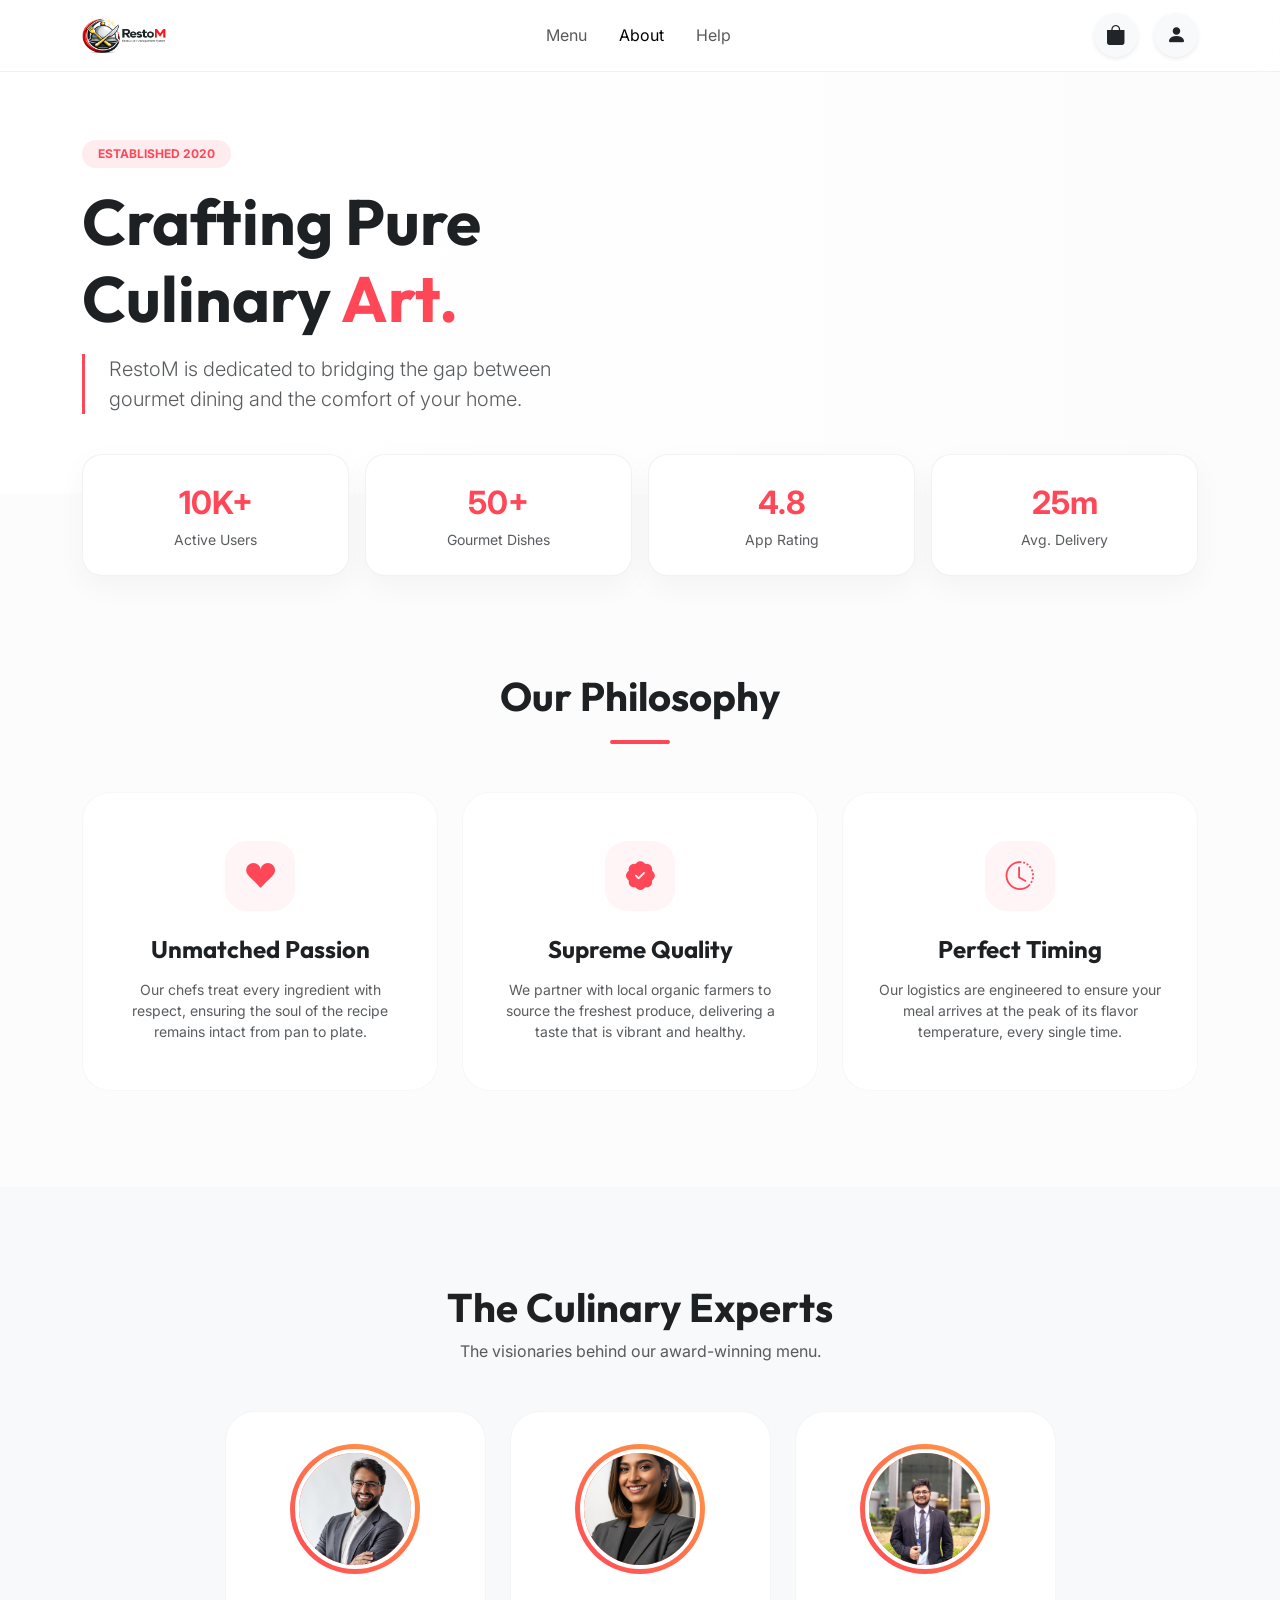
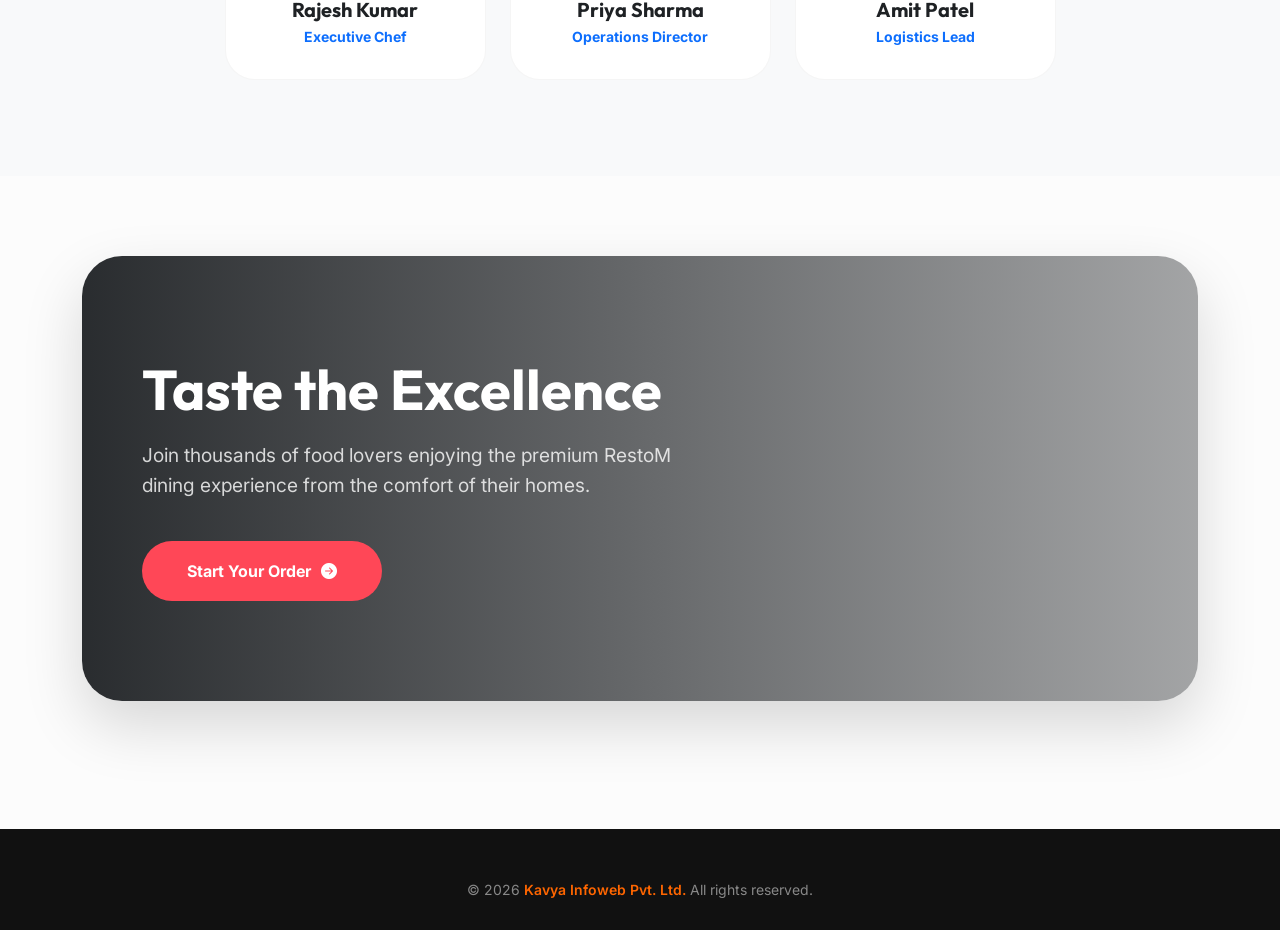
<file: frontend/about.html>
﻿<!doctype html>
<html lang="en">
  <head>
    <meta charset="UTF-8" />
    <meta name="viewport" content="width=device-width, initial-scale=1.0" />
    <title>About Us | RestoM Premium</title>

    <link rel="preconnect" href="https://fonts.googleapis.com" />
    <link
      href="https://fonts.googleapis.com/css2?family=Inter:wght@300;400;500;600;700&family=Outfit:wght@500;600;700&display=swap"
      rel="stylesheet"
    />

    <link
      href="https://cdn.jsdelivr.net/npm/bootstrap@5.3.2/dist/css/bootstrap.min.css"
      rel="stylesheet"
    />
    <link
      rel="stylesheet"
      href="https://cdn.jsdelivr.net/npm/bootstrap-icons@1.11.1/font/bootstrap-icons.css"
    />
    <link rel="stylesheet" href="css/about.css" />
  </head>
  <body>
    <nav class="navbar navbar-expand-lg fixed-top shadow-none">
      <div class="container">
        <a class="navbar-brand d-flex align-items-center" href="home.html">
          <img src="assets/logo2.png" alt="RestoM" style="height: 35px" />
        </a>
        <div class="d-flex align-items-center gap-3 order-lg-3">
          <a
            href="cart.html"
            class="btn btn-light rounded-circle p-2 text-dark shadow-sm"
            style="
              width: 44px;
              height: 44px;
              display: flex;
              align-items: center;
              justify-content: center;
            "
          >
            <i class="bi bi-bag-fill fs-5"></i>
          </a>
          <a
            href="profile.html"
            class="btn btn-light rounded-circle p-2 text-dark shadow-sm"
            style="
              width: 44px;
              height: 44px;
              display: flex;
              align-items: center;
              justify-content: center;
            "
          >
            <i class="bi bi-person-fill fs-5"></i>
          </a>
          <button
            class="navbar-toggler border-0 shadow-none"
            type="button"
            data-bs-toggle="collapse"
            data-bs-target="#navbarNav"
          >
            <span class="navbar-toggler-icon"></span>
          </button>
        </div>
        <div class="collapse navbar-collapse" id="navbarNav">
          <ul class="navbar-nav mx-auto">
            <li class="nav-item">
              <a class="nav-link px-3" href="category.html">Menu</a>
            </li>
            <li class="nav-item">
              <a class="nav-link px-3 active" href="about.html">About</a>
            </li>
            <li class="nav-item">
              <a class="nav-link px-3" href="help.html">Help</a>
            </li>
          </ul>
        </div>
      </div>
    </nav>

    <section class="about-hero">
      <div class="container">
        <div class="row">
          <div class="col-lg-7">
            <span
              class="badge rounded-pill px-3 py-2 mb-3"
              style="
                background: rgba(255, 71, 87, 0.1);
                color: #ff4757;
                font-weight: 700;
              "
              >ESTABLISHED 2020</span
            >
            <h1 class="display-3 fw-bold mb-3">
              Crafting Pure <br />Culinary
              <span style="color: var(--brand-primary)">Art.</span>
            </h1>
            <p
              class="lead text-muted mb-0"
              style="
                max-width: 500px;
                border-left: 3px solid var(--brand-primary);
                padding-left: 1.5rem;
              "
            >
              RestoM is dedicated to bridging the gap between gourmet dining and
              the comfort of your home.
            </p>
          </div>
        </div>
      </div>
    </section>

    <div class="container stat-container">
      <div class="row g-3">
        <div class="col-6 col-md-3">
          <div class="stat-card">
            <span class="stat-number">10K+</span
            ><small class="text-muted">Active Users</small>
          </div>
        </div>
        <div class="col-6 col-md-3">
          <div class="stat-card">
            <span class="stat-number">50+</span
            ><small class="text-muted">Gourmet Dishes</small>
          </div>
        </div>
        <div class="col-6 col-md-3">
          <div class="stat-card">
            <span class="stat-number">4.8</span
            ><small class="text-muted">App Rating</small>
          </div>
        </div>
        <div class="col-6 col-md-3">
          <div class="stat-card">
            <span class="stat-number">25m</span
            ><small class="text-muted">Avg. Delivery</small>
          </div>
        </div>
      </div>
    </div>

    <section class="py-5">
      <div class="container py-5">
        <div class="text-center mb-5">
          <h2 class="fw-bold display-6">Our Philosophy</h2>
          <div
            style="
              width: 60px;
              height: 4px;
              background: var(--brand-primary);
              margin: 20px auto;
              border-radius: 10px;
            "
          ></div>
        </div>
        <div class="row g-4">
          <div class="col-md-4">
            <div class="philosophy-card">
              <div class="philosophy-icon">
                <i class="bi bi-suit-heart-fill"></i>
              </div>
              <h4 class="fw-bold mb-3">Unmatched Passion</h4>
              <p class="text-muted small mb-0">
                Our chefs treat every ingredient with respect, ensuring the soul
                of the recipe remains intact from pan to plate.
              </p>
            </div>
          </div>
          <div class="col-md-4">
            <div class="philosophy-card">
              <div class="philosophy-icon">
                <i class="bi bi-patch-check-fill"></i>
              </div>
              <h4 class="fw-bold mb-3">Supreme Quality</h4>
              <p class="text-muted small mb-0">
                We partner with local organic farmers to source the freshest
                produce, delivering a taste that is vibrant and healthy.
              </p>
            </div>
          </div>
          <div class="col-md-4">
            <div class="philosophy-card">
              <div class="philosophy-icon">
                <i class="bi bi-clock-history"></i>
              </div>
              <h4 class="fw-bold mb-3">Perfect Timing</h4>
              <p class="text-muted small mb-0">
                Our logistics are engineered to ensure your meal arrives at the
                peak of its flavor temperature, every single time.
              </p>
            </div>
          </div>
        </div>
      </div>
    </section>

    <section class="py-5 bg-light">
      <div class="container py-5">
        <div class="text-center mb-5">
          <h2 class="fw-bold display-6">The Culinary Experts</h2>
          <p class="text-muted">
            The visionaries behind our award-winning menu.
          </p>
        </div>
        <div class="row g-4 justify-content-center">
          <div class="col-md-4 col-lg-3">
            <div class="expert-card">
              <div class="expert-img-container">
                <img src="assets/img2.png" alt="Chef" />
              </div>
              <h5 class="fw-bold mb-1">Rajesh Kumar</h5>
              <p class="text-primary small fw-bold mb-0">Executive Chef</p>
            </div>
          </div>
          <div class="col-md-4 col-lg-3">
            <div class="expert-card">
              <div class="expert-img-container">
                <img src="assets/img1.png" alt="Ops" />
              </div>
              <h5 class="fw-bold mb-1">Priya Sharma</h5>
              <p class="text-primary small fw-bold mb-0">Operations Director</p>
            </div>
          </div>
          <div class="col-md-4 col-lg-3">
            <div class="expert-card">
              <div class="expert-img-container">
                <img src="assets/img3.png" alt="Lead" />
              </div>
              <h5 class="fw-bold mb-1">Amit Patel</h5>
              <p class="text-primary small fw-bold mb-0">Logistics Lead</p>
            </div>
          </div>
        </div>
      </div>
    </section>

    <section class="cta-section">
      <div class="container">
        <div class="cta-banner">
          <div class="cta-overlay">
            <h2>Taste the Excellence</h2>
            <p>
              Join thousands of food lovers enjoying the premium RestoM dining
              experience from the comfort of their homes.
            </p>
            <a href="category.html" class="btn-premium-cta">
              Start Your Order <i class="bi bi-arrow-right-circle-fill"></i>
            </a>
          </div>
        </div>
      </div>
    </section>

    <footer class="footer text-center mt-5">
      <div class="container">
        <p class="small mb-0">
          &copy; 2026
          <a
            href="https://kavyainfoweb.com/"
            target="_blank"
            style="color: #ff6600; text-decoration: none; font-weight: 600"
            >Kavya Infoweb Pvt. Ltd.</a
          >
          All rights reserved.
        </p>
      </div>
    </footer>

    <script src="https://cdn.jsdelivr.net/npm/bootstrap@5.3.2/dist/js/bootstrap.bundle.min.js"></script>
    <!-- <script src="js/auth.js"></script> -->
    <script src="js/about.js"></script>
  </body>
</html>
</file>
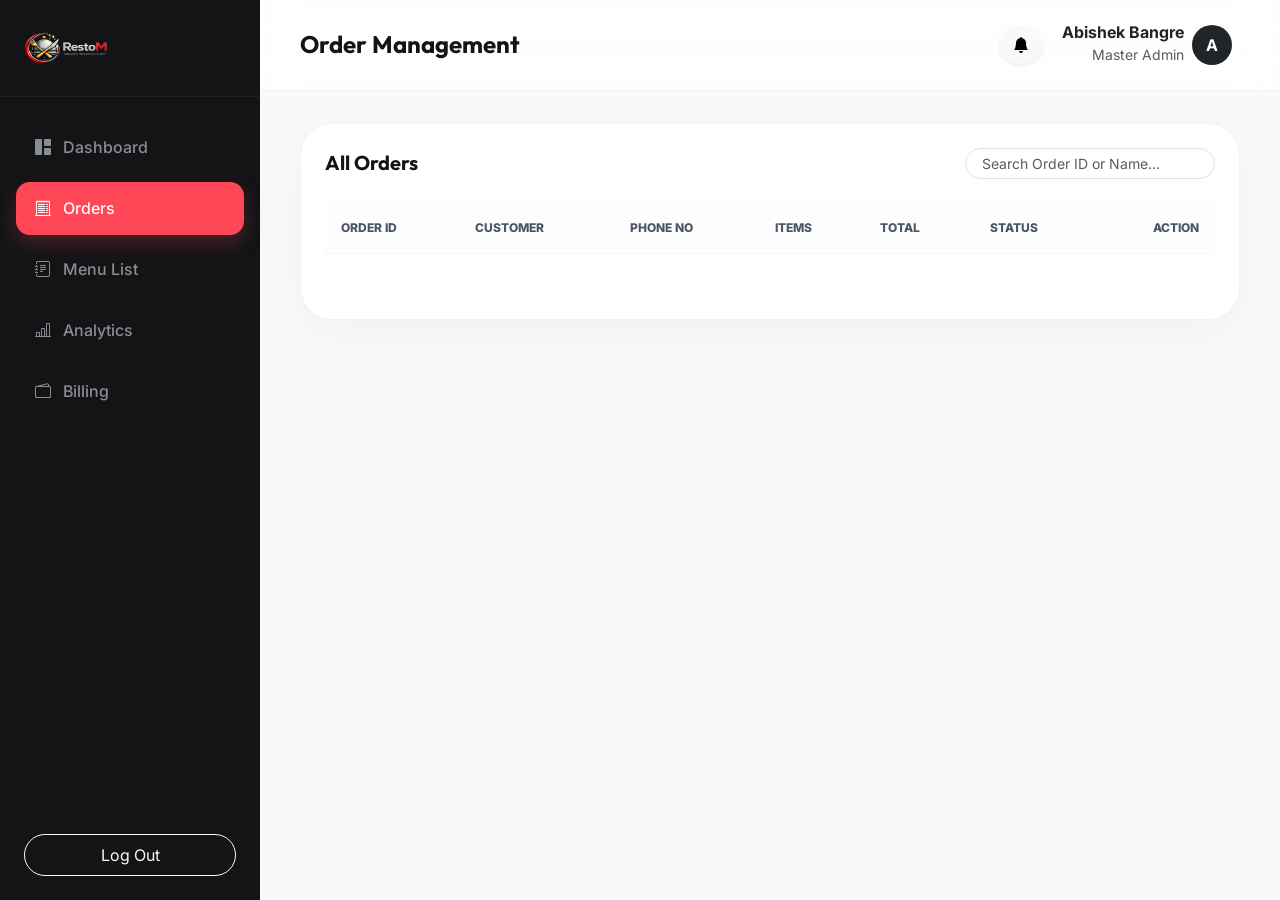
<file: frontend/admin-orders.html>
<!doctype html>
<html lang="en">
  <head>
    <meta charset="UTF-8" />
    <meta name="viewport" content="width=device-width, initial-scale=1.0" />
    <title>Order Management | RestoM Admin Elite</title>

    <link rel="preconnect" href="https://fonts.googleapis.com" />
    <link
      href="https://fonts.googleapis.com/css2?family=Inter:wght@300;400;500;600;700&family=Outfit:wght@500;600;700&display=swap"
      rel="stylesheet"
    />

    <link
      href="https://cdn.jsdelivr.net/npm/bootstrap@5.3.2/dist/css/bootstrap.min.css"
      rel="stylesheet"
    />
    <link
      rel="stylesheet"
      href="https://cdn.jsdelivr.net/npm/bootstrap-icons@1.11.1/font/bootstrap-icons.css"
    />

    <link rel="stylesheet" href="css/admin-orders.css" />
    <link rel="stylesheet" href="css/admin-dashboard.css" />
  </head>
  <body>
    <div class="admin-layout">
      <aside class="admin-sidebar" id="adminSidebar">
        <div class="sidebar-header">
          <a href="#" class="sidebar-logo"
            ><img src="assets/admin-logo.png" alt="RestoM" />
          </a>
        </div>
        <nav class="sidebar-nav">
          <a href="admin-dashboard.html" class="nav-link"
            ><i class="bi bi-grid-1x2-fill"></i><span>Dashboard</span></a
          >
          <a href="admin-orders.html" class="nav-link active"
            ><i class="bi bi-receipt-cutoff"></i><span>Orders</span></a
          >
          <a href="admin-menu.html" class="nav-link"
            ><i class="bi bi-journal-text"></i><span>Menu List</span></a
          >
          <a href="admin-analytics.html" class="nav-link"
            ><i class="bi bi-bar-chart-line"></i><span>Analytics</span></a
          >
          <a href="admin-billing.html" class="nav-link"
            ><i class="bi bi-wallet2"></i><span>Billing</span></a
          >
        </nav>
        <div class="p-4 mt-auto">
          <button
            class="btn btn-outline-light w-100 rounded-pill border-opacity-10 py-2"
            onclick="logout()"
          >
            Log Out
          </button>
        </div>
      </aside>

      <main class="admin-main">
        <header class="admin-header">
          <div class="d-flex align-items-center gap-3">
            <button
              class="btn btn-light d-lg-none rounded-circle shadow-sm"
              onclick="toggleSidebar()"
            >
              <i class="bi bi-list fs-4"></i>
            </button>
            <h4 class="mb-0">Order Management</h4>
          </div>
          <div class="d-flex align-items-center gap-3">
            <div class="notification-wrap">
              <button
                class="btn btn-light rounded-circle shadow-sm notification-btn"
                type="button"
                id="adminNotificationBtn"
              >
                <i class="bi bi-bell-fill"></i>
                <span class="notification-badge" id="adminNotificationBadge"
                  >0</span
                >
              </button>
              <div class="notification-dropdown" id="adminNotificationDropdown">
                <div class="notification-title">Support Messages</div>
                <div id="adminNotificationList" class="notification-list"></div>
              </div>
            </div>
            <!-- Profile Dropdown -->
            <div class="profile-wrap">
              <button
                class="btn profile-btn d-flex align-items-center gap-2"
                type="button"
                id="adminProfileBtn"
              >
                <div class="text-end d-none d-md-block">
                  <h6 class="mb-0 fw-bold">Abishek Bangre</h6>
                  <small class="text-muted">Master Admin</small>
                </div>
                <div
                  class="bg-dark text-white rounded-circle d-flex align-items-center justify-content-center"
                  style="width: 40px; height: 40px; font-weight: 700"
                >
                  A
                </div>
              </button>
              <div class="profile-dropdown" id="adminProfileDropdown">
                <a href="admin-profile.html" class="profile-dropdown-item">
                  <i class="bi bi-person-gear"></i>
                  <span>Profile Settings</span>
                </a>
                <div class="profile-dropdown-divider"></div>
                <button
                  class="profile-dropdown-item text-danger"
                  onclick="logout()"
                >
                  <i class="bi bi-box-arrow-right"></i>
                  <span>Log Out</span>
                </button>
              </div>
            </div>
          </div>
        </header>

        <div class="content-container">
          <div class="data-table-card">
            <div class="d-flex justify-content-between align-items-center mb-4">
              <h5 class="mb-0">All Orders</h5>
              <div class="d-flex gap-2">
                <input
                  type="text"
                  class="form-control form-control-sm rounded-pill px-3"
                  style="width: 250px"
                  placeholder="Search Order ID or Name..."
                  id="orderSearch"
                />
              </div>
            </div>

            <div class="table-responsive">
              <table class="table align-middle">
                <thead>
                  <tr>
                    <th>Order ID</th>
                    <th>Customer</th>
                    <th>Phone No</th>
                    <th>Items</th>
                    <th>Total</th>
                    <th>Status</th>
                    <th class="text-end">Action</th>
                  </tr>
                </thead>
                <tbody id="ordersTableBody"></tbody>
              </table>
            </div>
            <div id="paginationContainer" class="mt-4"></div>
          </div>
        </div>
      </main>
    </div>

    <div class="modal fade" id="orderDetailModal" tabindex="-1">
      <div class="modal-dialog modal-dialog-centered modal-lg">
        <div
          class="modal-content shadow-lg border-0"
          style="border-radius: 20px"
        >
          <div class="modal-header border-0 pb-0 px-4 pt-4">
            <div>
              <h5 class="modal-title fw-bold">Order Logistics</h5>
              <p class="text-muted small mb-0" id="orderRef"></p>
            </div>
            <button
              type="button"
              class="btn-close"
              data-bs-dismiss="modal"
            ></button>
          </div>
          <div class="modal-body p-4" id="orderDetailBody"></div>
          <div class="modal-footer border-0 px-4 pb-4">
            <button
              class="btn btn-light rounded-pill px-4"
              data-bs-dismiss="modal"
            >
              Close
            </button>
          </div>
        </div>
      </div>
    </div>

    <script src="https://cdn.jsdelivr.net/npm/bootstrap@5.3.2/dist/js/bootstrap.bundle.min.js"></script>
    <script src="js/api.js"></script>
    <script src="js/admin-orders.js"></script>
  </body>
</html>
</file>
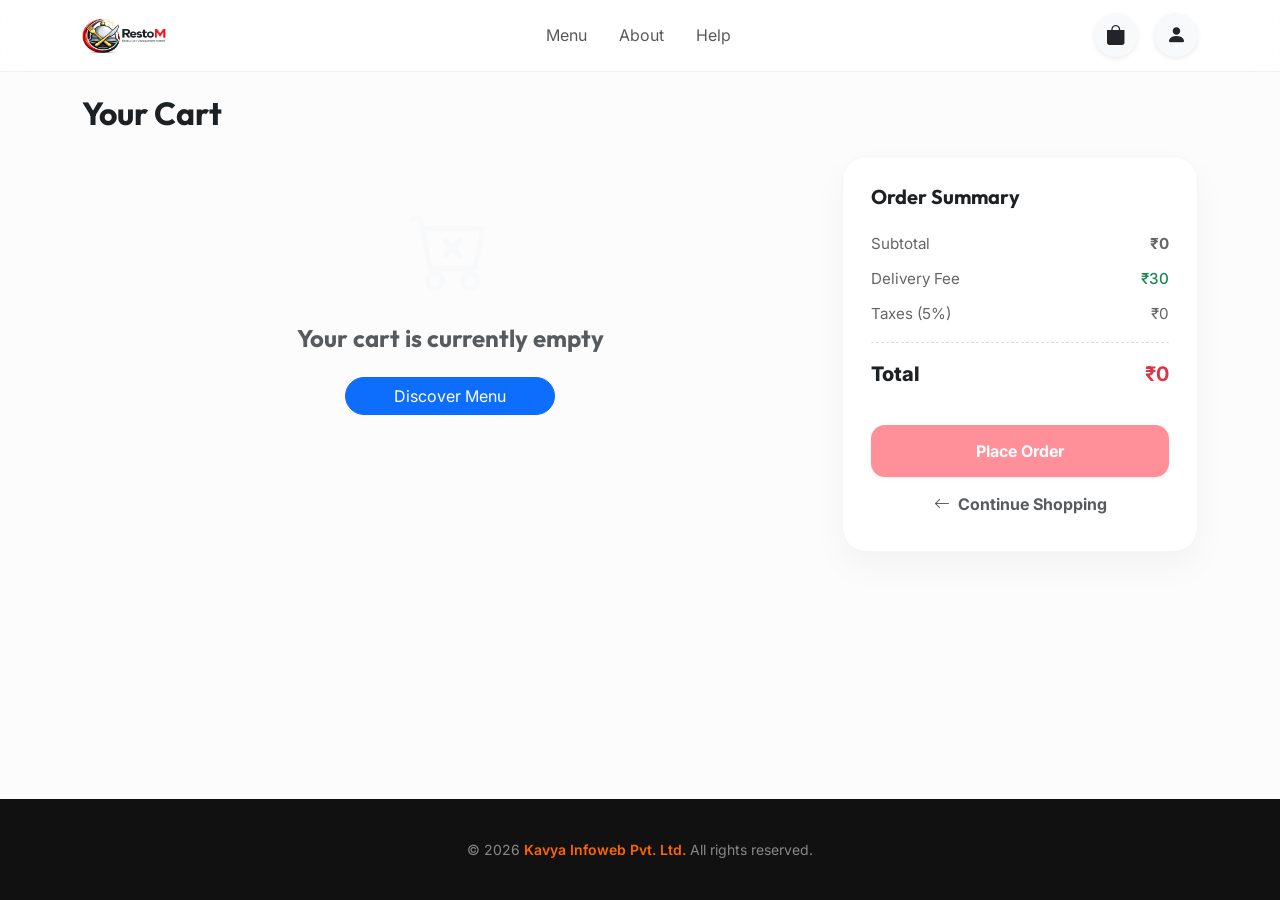
<file: frontend/cart.html>
﻿<!doctype html>
<html lang="en">
  <head>
    <meta charset="UTF-8" />
    <meta name="viewport" content="width=device-width, initial-scale=1.0" />
    <title>My Cart | RestoM Premium</title>

    <link rel="preconnect" href="https://fonts.googleapis.com" />
    <link
      href="https://fonts.googleapis.com/css2?family=Inter:wght@300;400;500;600;700&family=Outfit:wght@500;600;700&display=swap"
      rel="stylesheet"
    />

    <link
      href="https://cdn.jsdelivr.net/npm/bootstrap@5.3.2/dist/css/bootstrap.min.css"
      rel="stylesheet"
    />
    <link
      rel="stylesheet"
      href="https://cdn.jsdelivr.net/npm/bootstrap-icons@1.11.1/font/bootstrap-icons.css"
    />

    <link rel="stylesheet" href="css/cart.css" />
    <link rel="stylesheet" href="css/menu.css" />
  </head>
  <body>
    <!-- Navigation -->
    <nav class="navbar navbar-expand-lg fixed-top shadow-none">
      <div class="container">
        <a class="navbar-brand d-flex align-items-center" href="home.html">
          <img src="assets/logo2.png" alt="RestoM" />
        </a>
        <div class="d-flex align-items-center gap-3 order-lg-3">
          <a
            href="cart.html"
            class="btn btn-light rounded-circle position-relative p-2 text-dark shadow-sm"
            style="
              width: 44px;
              height: 44px;
              display: flex;
              align-items: center;
              justify-content: center;
            "
          >
            <i class="bi bi-bag-fill fs-5"></i>
          </a>
          <a
            href="profile.html"
            class="btn btn-light rounded-circle p-2 text-dark shadow-sm"
            style="
              width: 44px;
              height: 44px;
              display: flex;
              align-items: center;
              justify-content: center;
            "
          >
            <i class="bi bi-person-fill fs-5"></i>
          </a>
          <button
            class="navbar-toggler border-0 shadow-none"
            type="button"
            data-bs-toggle="collapse"
            data-bs-target="#navbarNav"
          >
            <span class="navbar-toggler-icon"></span>
          </button>
        </div>
        <div class="collapse navbar-collapse" id="navbarNav">
          <ul class="navbar-nav mx-auto">
            <li class="nav-item">
              <a class="nav-link px-3" href="category.html">Menu</a>
            </li>
            <li class="nav-item">
              <a class="nav-link px-3" href="about.html">About</a>
            </li>
            <li class="nav-item">
              <a class="nav-link px-3" href="help.html">Help</a>
            </li>
          </ul>
        </div>
      </div>
    </nav>

    <!-- Main Content -->
    <main class="py-4" style="margin-top: 70px">
      <div class="container">
        <h2 class="fw-bold mb-4">Your Cart</h2>

        <div class="row g-4">
          <!-- Cart Items -->
          <div class="col-lg-8">
            <div id="cartItems"></div>
          </div>

          <!-- Order Summary -->
          <div class="col-lg-4">
            <div class="summary-card">
              <h5 class="fw-bold mb-4">Order Summary</h5>

              <div class="summary-row">
                <span>Subtotal</span>
                <span id="subtotal" class="fw-bold">₹0</span>
              </div>

              <div class="summary-row">
                <span>Delivery Fee</span>
                <span class="text-success fw-medium">₹30</span>
              </div>

              <div class="summary-row">
                <span>Taxes (5%)</span>
                <span id="tax">₹0</span>
              </div>

              <div class="summary-row total">
                <span>Total</span>
                <span id="total" class="text-danger fw-bold">₹0</span>
              </div>

              <button
                class="btn-checkout w-100 mt-4 shadow-sm"
                id="checkoutBtn"
                onclick="handlePlaceOrder()"
              >
                Place Order
              </button>

              <a
                href="menu.html"
                class="btn btn-link w-100 mt-2 text-decoration-none text-muted small fw-bold"
              >
                <i class="bi bi-arrow-left me-1"></i> Continue Shopping
              </a>
            </div>
          </div>
        </div>
      </div>
    </main>

    <!-- Order Success Modal -->
    <div
      class="modal fade"
      id="orderSuccessModal"
      tabindex="-1"
      aria-hidden="true"
      data-bs-backdrop="static"
    >
      <div class="modal-dialog modal-dialog-centered">
        <div
          class="modal-content border-0 shadow-lg"
          style="border-radius: 20px"
        >
          <div class="modal-body text-center p-5">
            <div class="mb-4">
              <div class="success-icon-container">
                <i class="bi bi-check-circle-fill display-1"></i>
              </div>
            </div>
            <h3 class="fw-bold mb-2">Order Placed Successfully!</h3>
            <p class="text-muted mb-4">
              Your order has been booked and is being prepared.
            </p>
            <div class="order-details-box bg-light rounded-3 p-3 mb-4">
              <div class="d-flex justify-content-between align-items-center">
                <span class="text-muted">Order ID</span>
                <span class="fw-bold" id="orderId">#RM2026</span>
              </div>
              <div
                class="d-flex justify-content-between align-items-center mt-2"
              >
                <span class="text-muted">Estimated Time</span>
                <span class="fw-bold text-success">25-30 mins</span>
              </div>
            </div>
            <p class="small text-muted mb-0">
              <i class="bi bi-bell me-1"></i> You'll receive notifications about
              your order status
            </p>
          </div>
        </div>
      </div>
    </div>

    <!-- Footer -->
    <footer class="footer text-center mt-5">
      <div class="container">
        <p class="small mb-0">
          &copy; 2026
          <a
            href="https://kavyainfoweb.com/"
            target="_blank"
            style="color: #ff6600; text-decoration: none; font-weight: 600"
            >Kavya Infoweb Pvt. Ltd.</a
          >
          All rights reserved.
        </p>
      </div>
    </footer>

    <script src="js/api.js"></script>
    <script src="js/cart.js"></script>
    <script src="https://cdn.jsdelivr.net/npm/bootstrap@5.3.2/dist/js/bootstrap.bundle.min.js"></script>
  </body>
</html>
</file>
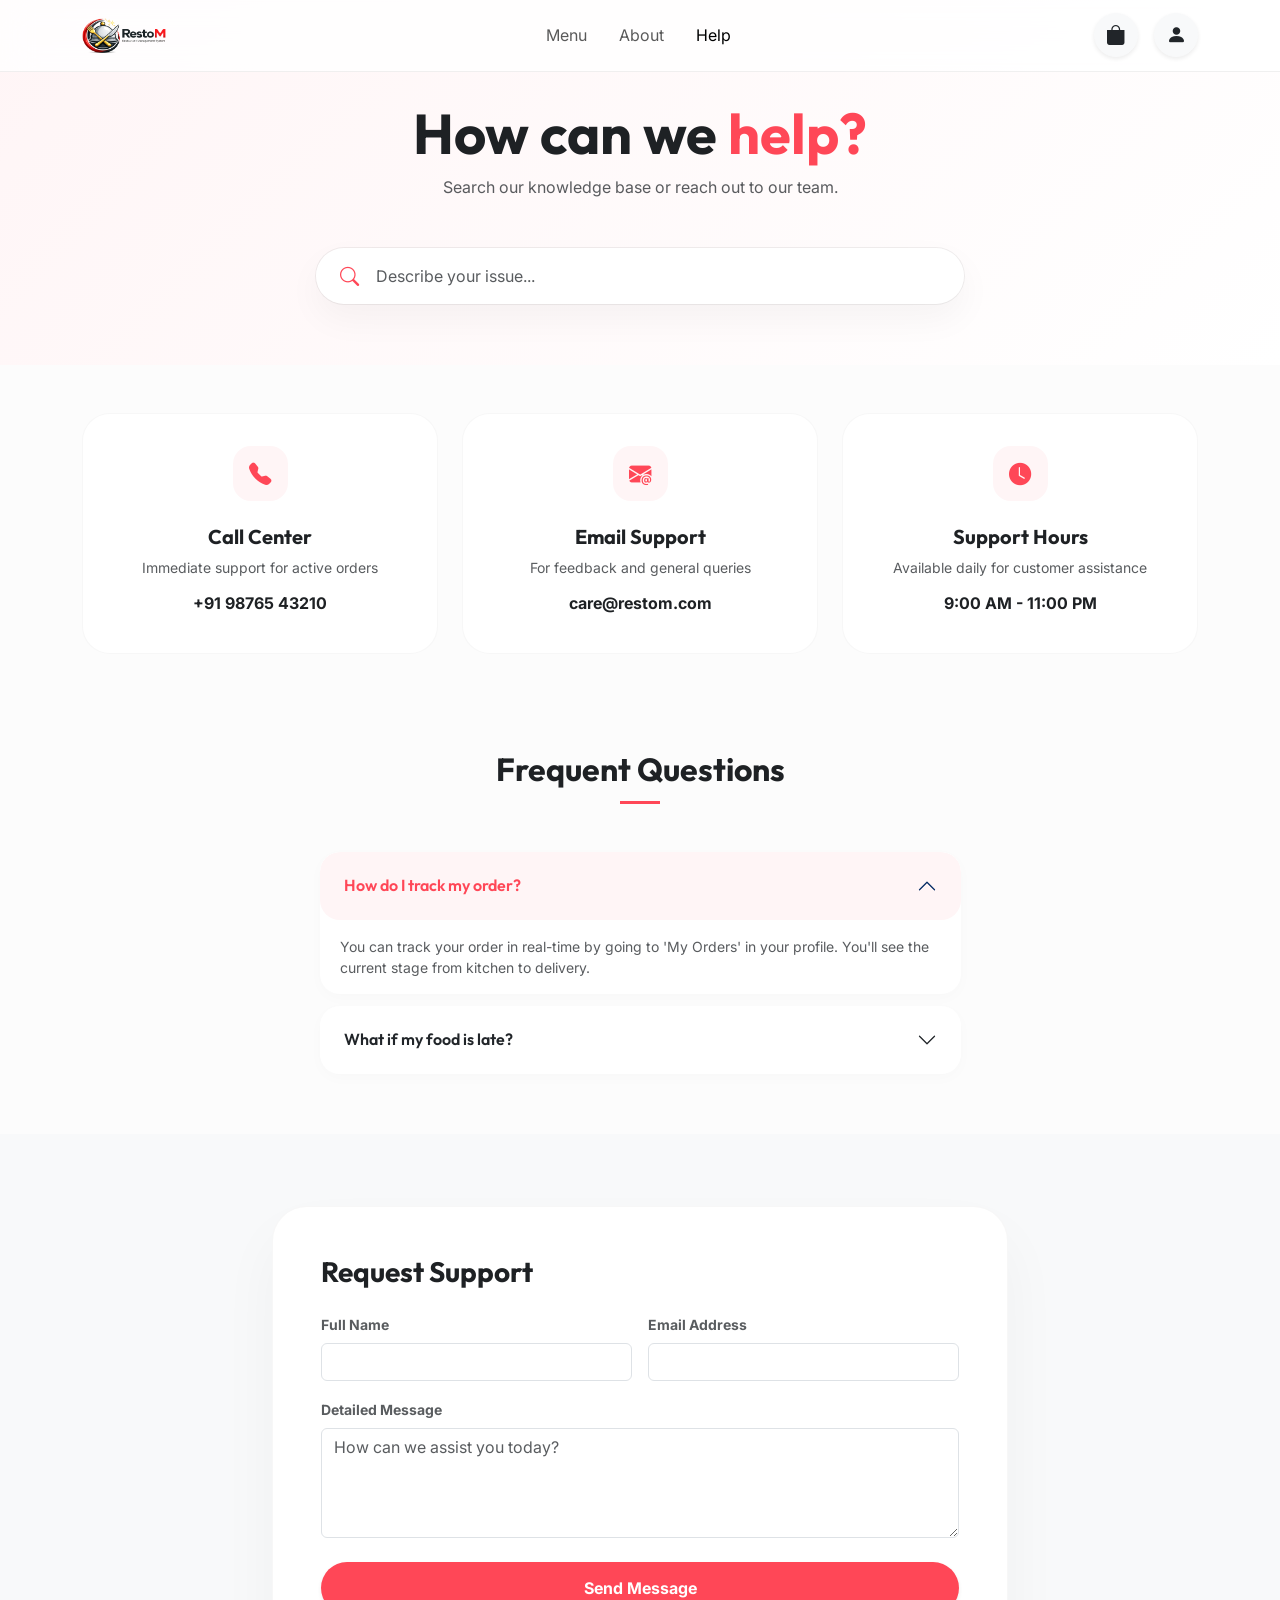
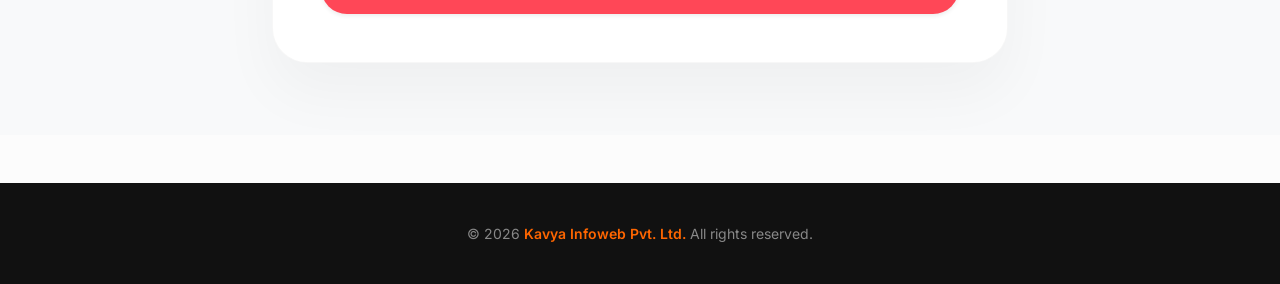
<file: frontend/help.html>
﻿<!doctype html>
<html lang="en">
  <head>
    <meta charset="UTF-8" />
    <meta name="viewport" content="width=device-width, initial-scale=1.0" />
    <title>Help & Support | RestoM Premium</title>
    <link rel="preconnect" href="https://fonts.googleapis.com" />
    <link
      href="https://fonts.googleapis.com/css2?family=Inter:wght@300;400;500;600;700&family=Outfit:wght@500;600;700&display=swap"
      rel="stylesheet"
    />
    <link
      href="https://cdn.jsdelivr.net/npm/bootstrap@5.3.2/dist/css/bootstrap.min.css"
      rel="stylesheet"
    />
    <link
      rel="stylesheet"
      href="https://cdn.jsdelivr.net/npm/bootstrap-icons@1.11.1/font/bootstrap-icons.css"
    />

    <link rel="stylesheet" href="css/help.css" />
  </head>
  <body>
    <nav class="navbar navbar-expand-lg fixed-top shadow-none">
      <div class="container">
        <a class="navbar-brand d-flex align-items-center" href="home.html">
          <img src="assets/logo2.png" alt="RestoM" style="height: 35px" />
        </a>
        <div class="d-flex align-items-center gap-3 order-lg-3">
          <a
            href="cart.html"
            class="btn btn-light rounded-circle p-2 text-dark shadow-sm"
            style="
              width: 44px;
              height: 44px;
              display: flex;
              align-items: center;
              justify-content: center;
            "
          >
            <i class="bi bi-bag-fill fs-5"></i>
          </a>
          <a
            href="profile.html"
            class="btn btn-light rounded-circle p-2 text-dark shadow-sm"
            style="
              width: 44px;
              height: 44px;
              display: flex;
              align-items: center;
              justify-content: center;
              border-radius: 50%;
              background: #f8f9fa;
              box-shadow: 0 0.125rem 0.25rem rgba(0, 0, 0, 0.075);
            "
          >
            <i class="bi bi-person-fill fs-5"></i>
          </a>
          <button
            class="navbar-toggler border-0 shadow-none"
            type="button"
            data-bs-toggle="collapse"
            data-bs-target="#navbarNav"
          >
            <span class="navbar-toggler-icon"></span>
          </button>
        </div>
        <div class="collapse navbar-collapse" id="navbarNav">
          <ul class="navbar-nav mx-auto">
            <li class="nav-item">
              <a class="nav-link px-3" href="category.html">Menu</a>
            </li>
            <li class="nav-item">
              <a class="nav-link px-3" href="about.html">About</a>
            </li>
            <li class="nav-item">
              <a class="nav-link px-3 active" href="help.html">Help</a>
            </li>
          </ul>
        </div>
      </div>
    </nav>

    <section class="help-hero">
      <div class="container">
        <h1 class="display-4 fw-bold mb-2">
          How can we <span style="color: var(--brand-primary)">help?</span>
        </h1>
        <p class="text-muted mb-5">
          Search our knowledge base or reach out to our team.
        </p>
        <div class="search-wrapper">
          <i class="bi bi-search search-icon"></i>
          <input
            type="text"
            class="form-control premium-search"
            id="faqSearchInput"
            placeholder="Describe your issue..."
            onkeyup="searchFAQ()"
          />
        </div>
      </div>
    </section>

    <section class="py-5">
      <div class="container">
        <div class="row g-4">
          <div class="col-md-4">
            <div class="support-card">
              <div class="icon-box"><i class="bi bi-telephone-fill"></i></div>
              <h5 class="fw-bold">Call Center</h5>
              <p class="text-muted small">
                Immediate support for active orders
              </p>
              <h6 class="fw-bold">+91 98765 43210</h6>
            </div>
          </div>
          <div class="col-md-4">
            <div class="support-card">
              <div class="icon-box"><i class="bi bi-envelope-at-fill"></i></div>
              <h5 class="fw-bold">Email Support</h5>
              <p class="text-muted small">For feedback and general queries</p>
              <h6 class="fw-bold">care@restom.com</h6>
            </div>
          </div>
          <div class="col-md-4">
            <div class="support-card">
              <div class="icon-box">
                <i class="bi bi-clock-fill"></i>
              </div>
              <h5 class="fw-bold">Support Hours</h5>
              <p class="text-muted small">Available daily for customer assistance</p>
              <h6 class="fw-bold">9:00 AM - 11:00 PM</h6>
            </div>
          </div>
        </div>
      </div>
    </section>

    <section class="py-5">
      <div class="container">
        <div class="text-center mb-5">
          <h2 class="fw-bold">Frequent Questions</h2>
          <div
            style="
              width: 40px;
              height: 3px;
              background: var(--brand-primary);
              margin: 12px auto;
            "
          ></div>
        </div>
        <div class="row justify-content-center">
          <div class="col-lg-7">
            <div class="accordion" id="faqAccordion">
              <div class="accordion-item faq-item">
                <h2 class="accordion-header">
                  <button
                    class="accordion-button"
                    type="button"
                    data-bs-toggle="collapse"
                    data-bs-target="#q1"
                  >
                    How do I track my order?
                  </button>
                </h2>
                <div
                  id="q1"
                  class="accordion-collapse collapse show"
                  data-bs-parent="#faqAccordion"
                >
                  <div class="accordion-body text-muted small">
                    You can track your order in real-time by going to 'My
                    Orders' in your profile. You'll see the current stage from
                    kitchen to delivery.
                  </div>
                </div>
              </div>
              <div class="accordion-item faq-item">
                <h2 class="accordion-header">
                  <button
                    class="accordion-button collapsed"
                    type="button"
                    data-bs-toggle="collapse"
                    data-bs-target="#q2"
                  >
                    What if my food is late?
                  </button>
                </h2>
                <div
                  id="q2"
                  class="accordion-collapse collapse"
                  data-bs-parent="#faqAccordion"
                >
                  <div class="accordion-body text-muted small">
                    While we strive for punctuality, traffic or weather may
                    cause delays. If your order is 15+ mins late, please use the
                    live chat for a quick update.
                  </div>
                </div>
              </div>
            </div>
            <div
              id="noResults"
              class="text-center mt-3 text-muted"
              style="display: none"
            >
              No matching questions found.
            </div>
          </div>
        </div>
      </div>
    </section>

    <section class="py-5 bg-light">
      <div class="container py-4">
        <div class="row justify-content-center">
          <div class="col-lg-8">
            <div class="form-card">
              <h3 class="fw-bold mb-4">Request Support</h3>
              <form id="helpContactForm">
                <div class="row g-3">
                  <div class="col-md-6">
                    <label class="form-label small fw-bold text-muted"
                      >Full Name</label
                    >
                    <input type="text" class="form-control" required />
                  </div>
                  <div class="col-md-6">
                    <label class="form-label small fw-bold text-muted"
                      >Email Address</label
                    >
                    <input type="email" class="form-control" required />
                  </div>
                  <div class="col-12">
                    <label class="form-label small fw-bold text-muted"
                      >Detailed Message</label
                    >
                    <textarea
                      class="form-control"
                      rows="4"
                      placeholder="How can we assist you today?"
                      required
                    ></textarea>
                  </div>
                  <div class="col-12 mt-4">
                    <button type="submit" class="btn-submit w-100 shadow-sm">
                      Send Message
                    </button>
                  </div>
                </div>
              </form>
            </div>
          </div>
        </div>
      </div>
    </section>

    <footer class="footer text-center mt-5">
      <div class="container">
        <p class="small mb-0">
          &copy; 2026
          <a
            href="https://kavyainfoweb.com/"
            target="_blank"
            style="color: #ff6600; text-decoration: none; font-weight: 600"
            >Kavya Infoweb Pvt. Ltd.</a
          >
          All rights reserved.
        </p>
      </div>
    </footer>

    <script src="https://cdn.jsdelivr.net/npm/bootstrap@5.3.2/dist/js/bootstrap.bundle.min.js"></script>
    <script src="js/api.js"></script>
    <script src="js/help.js"></script>
  </body>
</html>
</file>
<file: frontend/css/about.css>
:root {
  --brand-primary: #ff4757;
  --brand-dark: #1e2124;
  --transition: all 0.4s cubic-bezier(0.165, 0.84, 0.44, 1);
}

body {
  font-family: "Inter", sans-serif;
  background-color: #fcfcfc;
  color: var(--brand-dark);
  -webkit-font-smoothing: antialiased;
  min-height: 100vh;
  display: flex;
  flex-direction: column;
}

body > * {
  flex-shrink: 0;
}

main {
  flex: 1;
}

h1,
h2,
h3,
h4,
h5,
.navbar-brand {
  font-family: "Outfit", sans-serif;
}

/* --- Navbar --- */
.navbar {
  background: rgba(255, 255, 255, 0.8) !important;
  backdrop-filter: blur(15px);
  border-bottom: 1px solid rgba(0, 0, 0, 0.06);
  padding: 0.8rem 0;
  z-index: 1030;
}

/* --- Hero Section --- */
.about-hero {
  position: relative;
  padding: 140px 0 80px;
  background:
    linear-gradient(
      90deg,
      #fff 20%,
      rgba(255, 255, 255, 0.7) 50%,
      rgba(255, 255, 255, 0) 100%
    ),
    url("https://images.unsplash.com/photo-1514362545857-3bc16c4c7d1b?q=80&w=2070");
  background-size: cover;
  background-position: center;
}

/* --- Stats --- */
.stat-container {
  margin-top: -40px;
  position: relative;
  z-index: 10;
}
.stat-card {
  background: white;
  border-radius: 20px;
  padding: 1.5rem;
  text-align: center;
  border: 1px solid rgba(0, 0, 0, 0.05);
  box-shadow: 0 10px 30px rgba(0, 0, 0, 0.04);
}
.stat-number {
  font-size: 2rem;
  font-weight: 700;
  color: var(--brand-primary);
  display: block;
}

/* --- Philosophy Section --- */
.philosophy-card {
  background: white;
  border-radius: 28px;
  padding: 3rem 2rem;
  height: 100%;
  border: 1px solid rgba(0, 0, 0, 0.03);
  transition: var(--transition);
  text-align: center;
}
.philosophy-card:hover {
  transform: translateY(-10px);
  box-shadow: 0 20px 40px rgba(0, 0, 0, 0.06);
  border-color: var(--brand-primary);
}
.philosophy-icon {
  width: 70px;
  height: 70px;
  background: #fff5f6;
  color: var(--brand-primary);
  border-radius: 22px;
  display: flex;
  align-items: center;
  justify-content: center;
  font-size: 1.8rem;
  margin: 0 auto 1.5rem;
}

/* --- Experts Section --- */
.expert-card {
  background: white;
  border-radius: 30px;
  padding: 2rem;
  text-align: center;
  border: 1px solid rgba(0, 0, 0, 0.04);
  transition: var(--transition);
}
.expert-img-container {
  width: 130px;
  height: 130px;
  margin: 0 auto 1.5rem;
  border-radius: 50%;
  padding: 5px;
  background: linear-gradient(45deg, var(--brand-primary), #ff9f43);
}
.expert-img-container img {
  width: 100%;
  height: 100%;
  object-fit: cover;
  border-radius: 50%;
  border: 4px solid white;
}

/* --- PROFESSIONAL CTA SECTION --- */
.cta-section {
  padding: 80px 0;
}
.cta-banner {
  position: relative;
  background: url("https://images.unsplash.com/photo-1559339352-11d035aa65de?q=80&w=2074")
    center/cover no-repeat;
  border-radius: 40px;
  overflow: hidden;
  box-shadow: 0 25px 60px rgba(0, 0, 0, 0.15);
}
.cta-overlay {
  background: linear-gradient(
    to right,
    rgba(30, 33, 36, 0.95),
    rgba(30, 33, 36, 0.4)
  );
  padding: 100px 60px;
  width: 100%;
  height: 100%;
  display: flex;
  flex-direction: column;
  align-items: flex-start;
  text-align: left;
}
.cta-banner h2 {
  font-size: 3.5rem;
  font-weight: 700;
  color: #fff;
  margin-bottom: 1rem;
}
.cta-banner p {
  font-size: 1.2rem;
  color: rgba(255, 255, 255, 0.8);
  max-width: 550px;
  margin-bottom: 2.5rem;
  line-height: 1.6;
}
.btn-premium-cta {
  background: var(--brand-primary);
  color: white;
  padding: 18px 45px;
  border-radius: 100px;
  font-weight: 700;
  text-decoration: none;
  transition: var(--transition);
  border: none;
  display: inline-flex;
  align-items: center;
  gap: 10px;
}
.btn-premium-cta:hover {
  background: #fff;
  color: var(--brand-dark);
  transform: translateY(-5px);
}

.footer {
  background: #111;
  color: #888;
  padding: 50px 0 30px;
}

@media (max-width: 768px) {
  .cta-overlay {
    padding: 60px 30px;
    align-items: center;
    text-align: center;
  }
  .cta-banner h2 {
    font-size: 2.5rem;
  }
  /* Center navbar items in mobile view */
  .navbar-collapse {
    text-align: center;
  }
  .navbar-nav {
    margin: 0 auto;
  }
  .navbar-nav .nav-item {
    display: inline-block;
  }
}
</file>
<file: frontend/css/admin-orders.css>
:root {
  --brand-primary: #ff4757;
  --brand-dark: #121416;
  --sidebar-bg: #121416;
  --bg-body: #f8f9fa;
  --border-soft: rgba(0, 0, 0, 0.05);
  --transition: all 0.4s cubic-bezier(0.165, 0.84, 0.44, 1);
}

body {
  font-family: "Inter", sans-serif;
  background-color: var(--bg-body);
  color: var(--brand-dark);
  -webkit-font-smoothing: antialiased;
}
h4,
h5,
.modal-title {
  font-family: "Outfit", sans-serif;
  font-weight: 700;
}

/* --- Sidebar --- */
.admin-sidebar {
  width: 260px;
  background: var(--sidebar-bg);
  color: #fff;
  position: fixed;
  height: 100vh;
  transition: var(--transition);
  z-index: 1050;
  display: flex;
  flex-direction: column;
}
.sidebar-header {
  padding: 2rem 1.5rem;
  border-bottom: 1px solid rgba(255, 255, 255, 0.05);
}
.sidebar-logo {
  display: flex;
  align-items: center;
  gap: 12px;
  text-decoration: none;
  color: white;
}
.sidebar-logo img {
  height: 32px;
}

.sidebar-nav {
  padding: 1.5rem 1rem;
  flex-grow: 1;
}
.nav-link {
  color: #8a8d91;
  display: flex;
  align-items: center;
  gap: 12px;
  padding: 0.9rem 1.2rem;
  border-radius: 14px;
  text-decoration: none;
  transition: var(--transition);
  margin-bottom: 8px;
  font-weight: 500;
}
.nav-link:hover {
  background: rgba(255, 255, 255, 0.05);
  color: #fff;
}
.nav-link.active {
  background: var(--brand-primary);
  color: #fff;
  box-shadow: 0 8px 20px rgba(255, 71, 87, 0.25);
}

/* --- Main Content --- */
.admin-main {
  margin-left: 260px;
  width: calc(100% - 260px);
  min-height: 100vh;
}
.admin-header {
  background: rgba(255, 255, 255, 0.85);
  backdrop-filter: blur(20px);
  padding: 1.2rem 1.5rem;
  display: flex;
  align-items: center;
  justify-content: space-between;
  position: sticky;
  top: 0;
  z-index: 1000;
  border-bottom: 1px solid var(--border-soft);
}

.notification-wrap {
  position: relative;
}

.notification-btn {
  position: relative;
}

.notification-badge {
  position: absolute;
  top: -4px;
  right: -4px;
  min-width: 18px;
  height: 18px;
  border-radius: 999px;
  background: var(--brand-primary);
  color: #fff;
  font-size: 0.65rem;
  font-weight: 700;
  display: none;
  align-items: center;
  justify-content: center;
  padding: 0 5px;
}

.notification-dropdown {
  position: absolute;
  top: calc(100% + 10px);
  right: 0;
  width: 320px;
  background: #fff;
  border: 1px solid rgba(0, 0, 0, 0.08);
  border-radius: 12px;
  box-shadow: 0 12px 30px rgba(0, 0, 0, 0.1);
  padding: 0.75rem;
  display: none;
  z-index: 1200;
}

.notification-dropdown.show {
  display: block;
}

@media (max-width: 575.98px) {
  .notification-dropdown {
    right: -52px;
    width: min(320px, calc(100vw - 1rem));
  }
}

.notification-title {
  font-weight: 700;
  font-size: 0.85rem;
  margin-bottom: 0.5rem;
}

.notification-list {
  max-height: 260px;
  overflow-y: auto;
}

.notification-list.has-scroll {
  overflow-y: scroll;
}

.notification-item {
  border: 1px solid #f0f0f0;
  border-radius: 10px;
  padding: 0.6rem;
  margin-bottom: 0.5rem;
  position: relative;
}

.notification-item .notification-close {
  position: absolute;
  top: 4px;
  right: 4px;
  background: none;
  border: none;
  cursor: pointer;
  font-size: 0.7rem;
  color: #9ca3af;
  padding: 2px 4px;
  line-height: 1;
  border-radius: 50%;
  transition: all 0.2s;
}

.notification-item .notification-close:hover {
  background: #f3f4f6;
  color: #ef4444;
}

.notification-item:last-child {
  margin-bottom: 0;
}

.notification-item .name {
  font-size: 0.8rem;
  font-weight: 700;
}

.notification-item .email {
  font-size: 0.72rem;
  color: #6b7280;
}

.notification-item .msg {
  font-size: 0.76rem;
  margin-top: 4px;
  color: #374151;
}

.notification-empty {
  font-size: 0.78rem;
  color: #6b7280;
  text-align: center;
  padding: 0.75rem 0.25rem;
}

.content-container {
  max-width: 100%;
  padding: 1.5rem;
}

/* --- Table Styling (No Lines) --- */
.data-table-card {
  background: #fff;
  border-radius: 32px;
  padding: 1.5rem;
  border: 1px solid var(--border-soft);
  box-shadow: 0 15px 45px rgba(0, 0, 0, 0.03);
}

.table thead th {
  border: none;
  background: transparent;
  padding: 1.2rem 1rem;
  font-size: 0.75rem;
  text-transform: uppercase;
  color: #6c757d !important;
  font-weight: 800;
}

.table tbody td {
  border: none;
  padding: 1.2rem 1rem;
  vertical-align: middle;
  font-size: 0.95rem;
}

/* --- Status Badges --- */
.badge-elite {
  padding: 7px 15px;
  border-radius: 12px;
  font-size: 0.65rem;
  font-weight: 800;
  text-transform: uppercase;
}
.st-pending {
  background: #fff1f2;
  color: #ff4757;
}
.st-preparing {
  background: #eff6ff;
  color: #3b82f6;
}
.st-out-for-delivery {
  background: #fff7ed;
  color: #f97316;
}
.st-delivered {
  background: #eafaf1;
  color: #2ecc71;
}

/* --- Action Buttons --- */
.btn-action-elite {
  width: 40px;
  height: 40px;
  border-radius: 12px;
  display: flex;
  align-items: center;
  justify-content: center;
  border: none;
  transition: var(--transition);
}
.btn-view {
  background: #f8f9fc;
  color: #4b5563;
}
.btn-view:hover {
  background: var(--brand-dark);
  color: #fff;
}

/* --- Order Detail Modal --- */
.detail-item {
  padding: 12px 0;
  border-bottom: 1px solid #f1f3f5;
  display: flex;
  justify-content: space-between;
}
.detail-label {
  color: #8a8d91;
  font-weight: 600;
  font-size: 0.85rem;
}
.detail-value {
  font-weight: 700;
  color: var(--brand-dark);
}
.item-row {
  background: #f8f9fa;
  border-radius: 12px;
  padding: 10px 15px;
  margin-bottom: 8px;
}

@media (max-width: 991px) {
  .admin-sidebar {
    transform: translateX(-100%);
  }
  .admin-sidebar.show {
    transform: translateX(0);
  }
  .admin-main {
    margin-left: 0;
    width: 100%;
  }
}

/* --- Pagination Styling --- */
.pagination .page-link {
  color: #000;
  background-color: #fff;
  border-color: #000;
}
.pagination .page-item.active .page-link {
  background-color: #000;
  border-color: #000;
  color: #fff;
}
.pagination .page-item.disabled .page-link {
  color: #6c757d;
  background-color: #fff;
}
.pagination .page-link:hover {
  background-color: #000;
  border-color: #000;
  color: #fff;
}
</file>
<file: frontend/css/admin-dashboard.css>
:root {
  --brand-primary: #ff4757;
  --brand-dark: #121416;
  --sidebar-bg: #121416;
  --bg-body: #f8f9fa;
  --transition: all 0.4s cubic-bezier(0.165, 0.84, 0.44, 1);
}

body {
  font-family: "Inter", sans-serif;
  background-color: var(--bg-body);
  color: var(--brand-dark);
  -webkit-font-smoothing: antialiased;
}
h4,
h5,
.stat-value {
  font-family: "Outfit", sans-serif;
  font-weight: 700;
}

/* --- Sidebar --- */
.admin-sidebar {
  width: 260px;
  background: var(--sidebar-bg);
  color: #fff;
  position: fixed;
  height: 100vh;
  transition: var(--transition);
  z-index: 1050;
  display: flex;
  flex-direction: column;
}
.sidebar-header {
  padding: 2rem 1.5rem;
  border-bottom: 1px solid rgba(255, 255, 255, 0.05);
}
.sidebar-logo {
  display: flex;
  align-items: center;
  gap: 12px;
  text-decoration: none;
  color: white;
}
.sidebar-logo img {
  height: 32px;
}

.sidebar-nav {
  padding: 1.5rem 1rem;
  flex-grow: 1;
}
.nav-link {
  color: #8a8d91;
  display: flex;
  align-items: center;
  gap: 12px;
  padding: 0.9rem 1.2rem;
  border-radius: 14px;
  text-decoration: none;
  transition: var(--transition);
  margin-bottom: 8px;
  font-weight: 500;
}
.nav-link:hover {
  background: rgba(255, 255, 255, 0.05);
  color: #fff;
}
.nav-link.active {
  background: var(--brand-primary);
  color: #fff;
  box-shadow: 0 8px 20px rgba(255, 71, 87, 0.25);
}

/* --- Main Content --- */
.admin-main {
  margin-left: 260px;
  width: calc(100% - 260px);
  min-height: 100vh;
}
.admin-header {
  background: rgba(255, 255, 255, 0.85);
  backdrop-filter: blur(20px);
  padding: 1.2rem 2.5rem;
  display: flex;
  align-items: center;
  justify-content: space-between;
  position: sticky;
  top: 0;
  z-index: 1000;
  border-bottom: 1px solid rgba(0, 0, 0, 0.05);
}

.notification-wrap {
  position: relative;
}

.notification-btn {
  position: relative;
}

.notification-badge {
  position: absolute;
  top: -4px;
  right: -4px;
  min-width: 18px;
  height: 18px;
  border-radius: 999px;
  background: var(--brand-primary);
  color: #fff;
  font-size: 0.65rem;
  font-weight: 700;
  display: none;
  align-items: center;
  justify-content: center;
  padding: 0 5px;
}

.notification-dropdown {
  position: absolute;
  top: calc(100% + 10px);
  right: 0;
  width: 320px;
  background: #fff;
  border: 1px solid rgba(0, 0, 0, 0.08);
  border-radius: 12px;
  box-shadow: 0 12px 30px rgba(0, 0, 0, 0.1);
  padding: 0.75rem;
  display: none;
  z-index: 1200;
}

.notification-dropdown.show {
  display: block;
}

@media (max-width: 575.98px) {
  .notification-dropdown {
    right: -52px;
    width: min(320px, calc(100vw - 1rem));
  }
}

.notification-title {
  font-weight: 700;
  font-size: 0.85rem;
  margin-bottom: 0.5rem;
}

.notification-list {
  max-height: 260px;
  overflow-y: auto;
}

.notification-list.has-scroll {
  overflow-y: scroll;
}

.notification-item {
  border: 1px solid #f0f0f0;
  border-radius: 10px;
  padding: 0.6rem;
  margin-bottom: 0.5rem;
  position: relative;
}

.notification-item .notification-close {
  position: absolute;
  top: 4px;
  right: 4px;
  background: none;
  border: none;
  cursor: pointer;
  font-size: 0.7rem;
  color: #9ca3af;
  padding: 2px 4px;
  line-height: 1;
  border-radius: 50%;
  transition: all 0.2s;
}

.notification-item .notification-close:hover {
  background: #f3f4f6;
  color: #ef4444;
}

.notification-item:last-child {
  margin-bottom: 0;
}

.notification-item .name {
  font-size: 0.8rem;
  font-weight: 700;
}

.notification-item .email {
  font-size: 0.72rem;
  color: #6b7280;
}

.notification-item .msg {
  font-size: 0.76rem;
  margin-top: 4px;
  color: #374151;
}

.notification-empty {
  font-size: 0.78rem;
  color: #6b7280;
  text-align: center;
  padding: 0.75rem 0.25rem;
}

.content-container {
  max-width: 100%;
  padding: 2rem 2.5rem;
}

/* --- Stat Cards --- */
.dashboard-card {
  background: #fff;
  border-radius: 20px;
  padding: 1rem;
  border: 1px solid rgba(0, 0, 0, 0.03);
  box-shadow: 0 10px 30px rgba(0, 0, 0, 0.02);
  transition: var(--transition);
  height: 100%;
}
.dashboard-card:hover {
  transform: translateY(-5px);
  box-shadow: 0 15px 35px rgba(0, 0, 0, 0.05);
}

.stat-icon {
  width: 36px;
  height: 36px;
  border-radius: 10px;
  display: flex;
  align-items: center;
  justify-content: center;
  font-size: 1rem;
  margin-bottom: 0.5rem;
}
.icon-rev {
  background: #fff1f2;
  color: #ff4757;
}
.icon-ord {
  background: #f0fdf4;
  color: #22c55e;
}
.icon-act {
  background: #fffbeb;
  color: #f59e0b;
}
.icon-cust {
  background: #eff6ff;
  color: #3b82f6;
}

.stat-value {
  font-size: 1.2rem;
  margin-bottom: 2px;
}
.stat-label {
  font-size: 0.7rem;
  color: #8a8d91;
  font-weight: 700;
  text-transform: uppercase;
  letter-spacing: 0.5px;
}

/* --- Table Styling --- */
.data-table-container {
  background: #fff;
  border-radius: 28px;
  padding: 2rem;
  border: 1px solid rgba(0, 0, 0, 0.03);
  box-shadow: 0 12px 40px rgba(0, 0, 0, 0.03);
}
.table thead th {
  background: #fdfdfd;
  border-bottom: 2px solid #f8f9fa;
  padding: 1rem;
  font-size: 0.75rem;
  text-transform: uppercase;
  color: #4b5563 !important;
  font-weight: 800;
}
.table tbody td {
  border: none;
  padding: 1.2rem 1rem;
  vertical-align: middle;
  font-size: 0.95rem;
}

.status-pill {
  padding: 6px 14px;
  border-radius: 12px;
  font-size: 0.7rem;
  font-weight: 800;
  text-transform: uppercase;
}
.st-pending {
  background: #fff1f2;
  color: #ff4757;
}
.st-preparing {
  background: #eff6ff;
  color: #3b82f6;
}
.st-delivered {
  background: #eafaf1;
  color: #2ecc71;
}
.st-out-for-delivery {
  background: #fff7ed;
  color: #f97316;
}

/* Inline Action Filter Styling */
.action-select {
  width: 150px !important;
  border-radius: 50rem !important;
  padding: 0.3rem 0.8rem !important;
  font-size: 0.75rem !important;
  border: 1px solid #eee !important;
  height: 32px;
  cursor: pointer;
  font-weight: 600;
  background-color: #f8f9fa;
  transition: all 0.3s ease;
}
.action-select:focus {
  border-color: var(--brand-primary);
  outline: none;
  box-shadow: 0 0 0 0.2rem rgba(255, 71, 87, 0.1);
}

/* Pagination Styling */
.pagination {
  border: 1px solid #000;
  border-radius: 10px;
  overflow: hidden;
  width: fit-content;
  margin-left: auto;
}

.pagination .page-item .page-link {
  border: 0;
  border-left: 1px solid #000;
  border-radius: 0;
  background: #fff;
  color: #000;
  box-shadow: none;
}

.pagination .page-item:first-child .page-link {
  border-left: 0;
}

.pagination .page-item.active .page-link {
  background: #000;
  color: #fff;
}

.pagination .page-item.disabled .page-link {
  background: #fff;
  color: #5f6f82;
  opacity: 1;
}

.pagination .page-item .page-link:hover,
.pagination .page-item .page-link:focus {
  background: #fff;
  color: #000;
  box-shadow: none;
}

.pagination .page-item.active .page-link:hover,
.pagination .page-item.active .page-link:focus {
  background: #000;
  color: #fff;
}

@media (max-width: 991px) {
  .admin-sidebar {
    transform: translateX(-100%);
  }
  .admin-sidebar.show {
    transform: translateX(0);
  }
  .admin-main {
    margin-left: 0;
    width: 100%;
  }
}

/* --- Profile Dropdown --- */
.profile-wrap {
  position: relative;
}

.profile-btn {
  background: none !important;
  border: none !important;
  padding: 4px 8px 4px 4px !important;
  border-radius: 50px;
  transition: all 0.3s ease;
  cursor: pointer;
}

.profile-btn:hover {
  background: rgba(0, 0, 0, 0.05) !important;
}

.profile-btn::after {
  display: none;
}

.profile-dropdown {
  position: absolute;
  top: calc(100% + 10px);
  right: 0;
  width: 220px;
  background: #fff;
  border: 1px solid rgba(0, 0, 0, 0.08);
  border-radius: 12px;
  box-shadow: 0 12px 30px rgba(0, 0, 0, 0.1);
  padding: 0.5rem;
  display: none;
  z-index: 1200;
}

.profile-dropdown.show {
  display: block;
}

.profile-dropdown-item {
  display: flex;
  align-items: center;
  gap: 10px;
  padding: 0.75rem 1rem;
  border-radius: 8px;
  text-decoration: none;
  color: #374151;
  font-size: 0.9rem;
  font-weight: 500;
  transition: all 0.2s ease;
  border: none;
  background: none;
  width: 100%;
  cursor: pointer;
}

.profile-dropdown-item:hover {
  background: #f3f4f6;
  color: #111827;
}

.profile-dropdown-item i {
  font-size: 1rem;
  width: 20px;
  text-align: center;
}

.profile-dropdown-item.text-danger {
  color: #ef4444;
}

.profile-dropdown-item.text-danger:hover {
  background: #fef2f2;
  color: #dc2626;
}

.profile-dropdown-divider {
  height: 1px;
  background: #e5e7eb;
  margin: 0.5rem 0;
}
</file>
<file: frontend/css/cart.css>
:root {
  --brand-primary: #ff4757;
  --brand-dark: #1e2124;
  --transition: all 0.4s cubic-bezier(0.165, 0.84, 0.44, 1);
}

body {
  font-family: "Inter", sans-serif;
  background-color: #fcfcfc;
  color: var(--brand-dark);
  -webkit-font-smoothing: antialiased;
  min-height: 100vh;
  display: flex;
  flex-direction: column;
}

body > * {
  flex-shrink: 0;
}

main {
  flex: 1;
}

h1,
h2,
h3,
h4,
h5,
.navbar-brand {
  font-family: "Outfit", sans-serif;
}

/* --- Navbar --- */
.navbar {
  background: rgba(255, 255, 255, 0.95) !important;
  backdrop-filter: blur(15px);
  border-bottom: 1px solid rgba(0, 0, 0, 0.06);
  padding: 0.8rem 0;
  z-index: 1030;
}

.navbar-brand img {
  height: 35px;
  object-fit: contain;
}

/* --- Cart Item Card --- */
.cart-card {
  background: white;
  border-radius: 20px;
  padding: 1.25rem;
  margin-bottom: 1rem;
  border: 1px solid rgba(0, 0, 0, 0.04);
  transition: var(--transition);
  display: flex;
  align-items: center;
  gap: 1rem;
  width: 100%;
}

.cart-card:hover {
  box-shadow: 0 10px 30px rgba(0, 0, 0, 0.06);
  border-color: rgba(255, 71, 87, 0.15);
}

.cart-image {
  width: 85px;
  height: 85px;
  object-fit: cover;
  border-radius: 14px;
  flex-shrink: 0;
}

.cart-info {
  flex: 1;
  min-width: 0;
}

.cart-info h5 {
  overflow-wrap: anywhere;
}

/* --- Quantity Control --- */
.quantity-group {
  display: flex;
  align-items: center;
  background: #f8f9fa;
  border-radius: 10px;
  padding: 4px;
  width: fit-content;
}

.qty-btn {
  border: none;
  background: white;
  width: 34px;
  height: 34px;
  border-radius: 8px;
  display: flex;
  align-items: center;
  justify-content: center;
  font-weight: bold;
  transition: var(--transition);
  box-shadow: 0 2px 5px rgba(0, 0, 0, 0.05);
}

.qty-btn:hover {
  background: var(--brand-primary);
  color: white;
}

/* --- Order Summary Panel --- */
.summary-card {
  background: white;
  border-radius: 24px;
  padding: 1.75rem;
  border: 1px solid rgba(0, 0, 0, 0.04);
  position: sticky;
  top: 100px;
  box-shadow: 0 15px 35px rgba(0, 0, 0, 0.04);
}

.summary-row {
  display: flex;
  justify-content: space-between;
  margin-bottom: 12px;
  font-size: 0.95rem;
  color: #666;
}

.summary-row.total {
  color: var(--brand-dark);
  font-weight: 800;
  font-size: 1.25rem;
  margin-top: 16px;
  padding-top: 16px;
  border-top: 1px dashed #ddd;
}

/* --- Checkout Button --- */
.btn-checkout {
  background: var(--brand-primary);
  color: white;
  border: none;
  padding: 14px;
  border-radius: 14px;
  font-weight: 700;
  font-size: 1rem;
  transition: var(--transition);
  box-shadow: 0 8px 20px rgba(255, 71, 87, 0.25);
}

.btn-checkout:hover:not(:disabled) {
  background: #ff3344;
  transform: translateY(-2px);
  box-shadow: 0 12px 25px rgba(255, 71, 87, 0.35);
}

.btn-checkout:disabled {
  opacity: 0.6;
  cursor: not-allowed;
}

/* --- Footer --- */
.footer {
  background: #111;
  color: #888;
  padding: 40px 0;
  margin-top: 60px;
}

.footer p {
  font-size: 0.875rem;
  color: #888;
}

/* --- Order Success Modal Styles --- */
.success-icon-container {
  width: 100px;
  height: 100px;
  background: linear-gradient(135deg, #d4edda 0%, #c3e6cb 100%);
  border-radius: 50%;
  display: inline-flex;
  align-items: center;
  justify-content: center;
  margin: 0 auto;
}

.success-icon-container i {
  color: #28a745;
  font-size: 3.5rem;
}

.order-details-box {
  border: 1px solid #e9ecef;
  background: #f8f9fa !important;
}

#orderId {
  color: var(--brand-primary);
  font-size: 1.1rem;
  letter-spacing: 1px;
}

/* Center navbar items in mobile view */
@media (max-width: 768px) {
  .navbar-collapse {
    text-align: center;
  }
  .navbar-nav {
    margin: 0 auto;
    align-items: center;
  }
  .navbar-nav .nav-item {
    display: inline-block;
  }
  .navbar-collapse .nav-link {
    padding: 10px 20px;
  }
}

/* Mobile Responsive Styles */
@media (max-width: 991px) {
  main.py-4 {
    padding-top: 1rem !important;
    padding-bottom: 1rem !important;
    margin-top: 80px !important;
  }

  h2 {
    font-size: 1.5rem;
  }

  .cart-card {
    flex-direction: column;
    align-items: flex-start !important;
    padding: 1rem;
    gap: 0.75rem;
  }

  .cart-image {
    width: 100%;
    height: 150px;
  }

  .cart-info,
  .cart-card .text-end {
    width: 100%;
  }

  .cart-card .text-end {
    text-align: left !important;
  }

  .cart-card .d-flex {
    width: 100%;
    justify-content: space-between;
    flex-wrap: wrap;
    gap: 10px;
  }

  .quantity-group {
    margin-top: 0.25rem;
  }

  .summary-card {
    position: static;
    top: 0;
    padding: 1.25rem;
    margin-top: 1rem;
  }

  .col-lg-4 {
    margin-top: 1rem;
  }
}

@media (max-width: 576px) {
  main.py-4 {
    margin-top: 70px !important;
    padding-left: 0.75rem !important;
    padding-right: 0.75rem !important;
  }

  .container {
    padding-left: 0.5rem;
    padding-right: 0.5rem;
  }

  h2 {
    font-size: 1.35rem;
  }

  .cart-image {
    height: 120px;
  }

  .cart-card {
    border-radius: 16px;
    padding: 0.9rem;
  }

  .quantity-group {
    transform: scale(0.95);
    transform-origin: left center;
  }

  .summary-card {
    padding: 1rem;
    border-radius: 16px;
  }

  .summary-row {
    font-size: 0.85rem;
  }

  .summary-row.total {
    font-size: 1.1rem;
  }

  .btn-checkout {
    padding: 12px;
    font-size: 0.95rem;
  }

  .modal-body {
    padding: 1rem !important;
  }

  .order-details-box {
    padding: 0.75rem !important;
  }

  .footer {
    padding: 20px 0;
  }
}
</file>
<file: frontend/css/menu.css>
:root {
  --brand-primary: #ff4757;
  --brand-dark: #1e2124;
  --transition: all 0.4s cubic-bezier(0.165, 0.84, 0.44, 1);
}
body {
  font-family: "Inter", sans-serif;
  background-color: #fcfcfc;
  color: var(--brand-dark);
  -webkit-font-smoothing: antialiased;
  min-height: 100vh;
  display: flex;
  flex-direction: column;
}

body > * {
  flex-shrink: 0;
}

main {
  flex: 1;
}
h1,
h2,
h3,
h4,
h5,
.navbar-brand {
  font-family: "Outfit", sans-serif;
}
.navbar {
  background: rgba(255, 255, 255, 0.8) !important;
  backdrop-filter: blur(15px);
  border-bottom: 1px solid rgba(0, 0, 0, 0.06);
  padding: 0.8rem 0;
  z-index: 1030;
}
.cart-btn-nav {
  position: relative;
  background: #f8f9fa;
  border: none;
  width: 44px;
  height: 44px;
  border-radius: 50%;
  display: flex;
  align-items: center;
  justify-content: center;
  color: var(--brand-dark);
  transition: var(--transition);
  text-decoration: none;
  box-shadow: 0 0.125rem 0.25rem rgba(0, 0, 0, 0.075);
}

.cart-btn-nav:hover {
  background: #e9ecef;
  color: var(--brand-dark);
  box-shadow: 0 0.125rem 0.35rem rgba(0, 0, 0, 0.12);
}
.cart-badge {
  position: absolute;
  top: -2px;
  right: -2px;
  background: var(--brand-primary);
  color: white;
  font-size: 0.65rem;
  padding: 2px 5px;
  border-radius: 50px;
  font-weight: 700;
  display: none;
}
.search-deck-wrapper {
  max-width: 950px;
  margin: -28px auto 0;
  position: relative;
  z-index: 100;
  padding: 0 15px;
}
.search-deck {
  background: white;
  display: flex;
  align-items: center;
  padding: 6px;
  border-radius: 100px;
  box-shadow: 0 15px 35px rgba(0, 0, 0, 0.08);
  border: 1px solid rgba(0, 0, 0, 0.05);
}
.search-field {
  flex: 1;
  display: flex;
  align-items: center;
  padding: 0 18px;
  border-right: 1px solid #eee;
}
.search-field:nth-child(3) {
  border-right: none;
}
.search-field i {
  color: var(--brand-primary);
  font-size: 1rem;
  margin-right: 10px;
}
.search-deck input,
.search-deck select {
  border: none !important;
  outline: none !important;
  box-shadow: none !important;
  font-weight: 500;
  font-size: 0.9rem;
  width: 100%;
  background: transparent;
  height: 38px;
}
.search-btn {
  background: var(--brand-primary);
  color: white;
  border: none;
  width: 44px;
  height: 44px;
  border-radius: 50%;
  display: flex;
  align-items: center;
  justify-content: center;
  transition: var(--transition);
  flex-shrink: 0;
}
.category-tab {
  padding: 8px 20px;
  border-radius: 50px;
  border: 1px solid #eee;
  background: white;
  font-weight: 600;
  white-space: nowrap;
  transition: var(--transition);
  color: var(--brand-dark);
  cursor: pointer;
  font-size: 0.9rem;
  margin-right: 8px;
}
.category-tab.active {
  background: var(--brand-primary);
  color: white;
  border-color: var(--brand-primary);
}
.menu-card {
  background: white;
  border-radius: 24px;
  overflow: hidden;
  border: 1px solid rgba(0, 0, 0, 0.04);
  transition: var(--transition);
  height: 100%;
  /* Animation setup - hidden initially */
  opacity: 0;
  transform: translateY(40px) scale(0.92);
}

/* Professional card come-in animation */
.menu-card.animate-in {
  animation: cardSlideIn 0.65s cubic-bezier(0.22, 1, 0.36, 1) forwards;
}

@keyframes cardSlideIn {
  0% {
    opacity: 0;
    transform: translateY(50px) scale(0.9) rotate(-2deg);
  }
  60% {
    opacity: 1;
    transform: translateY(-5px) scale(1.02) rotate(0.5deg);
  }
  100% {
    opacity: 1;
    transform: translateY(0) scale(1) rotate(0);
  }
}
.menu-card:hover {
  transform: translateY(-8px);
  box-shadow: 0 15px 30px rgba(0, 0, 0, 0.08);
}
.menu-card-image {
  height: 220px;
  overflow: hidden;
  position: relative;
}
.menu-card-image img {
  width: 100%;
  height: 100%;
  object-fit: cover;
}
.menu-card-body {
  padding: 1.5rem;
}
.menu-card-title {
  font-weight: 700;
  font-size: 1.15rem;
  margin-bottom: 0.5rem;
}
.menu-card-price {
  font-weight: 700;
  color: var(--brand-primary);
  font-size: 1.2rem;
}

/* Updated Counter Button Styles */
.add-btn-container {
  min-width: 100px;
  display: flex;
  justify-content: flex-end;
}
.btn-add {
  background: var(--brand-primary);
  color: white;
  border: none;
  padding: 7px 18px;
  border-radius: 10px;
  font-weight: 600;
  font-size: 0.9rem;
  transition: var(--transition);
}
.counter-btn {
  display: none;
  align-items: center;
  background: white;
  border: 1px solid var(--brand-primary);
  border-radius: 10px;
  overflow: hidden;
}
.counter-btn button {
  background: white;
  border: none;
  color: var(--brand-primary);
  padding: 5px 12px;
  font-weight: 700;
  font-size: 1rem;
  transition: 0.2s;
}
.counter-btn button:hover {
  background: var(--brand-primary);
  color: white;
}
.counter-btn span {
  padding: 0 5px;
  font-weight: 700;
  color: var(--brand-dark);
  min-width: 25px;
  text-align: center;
}

.footer {
  background: #111;
  color: #888;
  padding: 40px 0;
  margin-top: auto;
}

.no-menu-message {
  text-align: center;
  font-weight: 600;
  color: #666;
  padding: 40px 0 10px;
}

.floating-cart-btn {
  position: fixed;
  right: 20px;
  bottom: 24px;
  z-index: 1200;
  display: none;
  align-items: center;
  gap: 8px;
  background: var(--brand-primary);
  color: #fff;
  text-decoration: none;
  border-radius: 999px;
  padding: 12px 16px;
  font-weight: 600;
  box-shadow: 0 10px 24px rgba(0, 0, 0, 0.2);
}

.floating-cart-btn.btn-pop-in {
  animation: cartBtnPopIn 0.25s ease-out;
}

@keyframes cartBtnPopIn {
  0% {
    opacity: 0;
    transform: translateY(10px) scale(0.96);
  }
  100% {
    opacity: 1;
    transform: translateY(0) scale(1);
  }
}

.floating-cart-count {
  background: #fff;
  color: var(--brand-primary);
  min-width: 24px;
  height: 24px;
  border-radius: 999px;
  display: inline-flex;
  align-items: center;
  justify-content: center;
  font-size: 0.8rem;
  font-weight: 700;
  padding: 0 6px;
}

@media (max-width: 768px) {
  .search-deck {
    flex-direction: column;
    border-radius: 20px;
  }
  .search-field {
    border-right: none;
    border-bottom: 1px solid #eee;
    width: 100%;
  }
  /* Center navbar items in mobile view */
  .navbar-collapse {
    text-align: center;
  }
  .navbar-nav {
    margin: 0 auto;
  }
  .navbar-nav .nav-item {
    display: inline-block;
  }

  .floating-cart-btn {
    right: 14px;
    bottom: 16px;
    padding: 11px 14px;
  }
}
</file>
<file: frontend/css/help.css>
:root {
  --brand-primary: #ff4757;
  --brand-dark: #1e2124;
  --transition: all 0.4s cubic-bezier(0.165, 0.84, 0.44, 1);
}
body {
  font-family: "Inter", sans-serif;
  background-color: #fcfcfc;
  color: var(--brand-dark);
  -webkit-font-smoothing: antialiased;
  min-height: 100vh;
  display: flex;
  flex-direction: column;
}

body > * {
  flex-shrink: 0;
}

main {
  flex: 1;
}
h1,
h2,
h3,
h4,
h5,
.navbar-brand {
  font-family: "Outfit", sans-serif;
}

/* Navbar */
.navbar {
  background: rgba(255, 255, 255, 0.8) !important;
  backdrop-filter: blur(15px);
  border-bottom: 1px solid rgba(0, 0, 0, 0.06);
  padding: 0.8rem 0;
  z-index: 1030;
}

/* Profile Icon Styling */
.user-profile-btn {
  width: 40px;
  height: 40px;
  background: #f8f9fa;
  border-radius: 50%;
  display: flex;
  align-items: center;
  justify-content: center;
  color: var(--brand-dark);
  transition: var(--transition);
  border: 1px solid #eee;
}
.user-profile-btn:hover {
  background: #e9ecef !important;
  color: var(--brand-dark);
}

/* Hero Section */
.help-hero {
  padding: 100px 0 60px;
  background: linear-gradient(135deg, #fff5f6 0%, #fff 100%);
  text-align: center;
}
.search-wrapper {
  max-width: 650px;
  margin: 0 auto;
  position: relative;
}
.premium-search {
  border: 1px solid rgba(0, 0, 0, 0.06) !important;
  border-radius: 100px !important;
  padding: 16px 30px 16px 60px !important;
  box-shadow: 0 15px 35px rgba(0, 0, 0, 0.04) !important;
  font-size: 1rem;
  transition: var(--transition);
}
.premium-search:focus {
  border-color: var(--brand-primary) !important;
  box-shadow: 0 15px 35px rgba(255, 71, 87, 0.1) !important;
}
.search-icon {
  position: absolute;
  left: 25px;
  top: 50%;
  transform: translateY(-50%);
  color: var(--brand-primary);
  font-size: 1.2rem;
}

/* Support Cards */
.support-card {
  background: white;
  border-radius: 28px;
  padding: 2rem;
  text-align: center;
  border: 1px solid rgba(0, 0, 0, 0.03);
  transition: var(--transition);
  height: 100%;
  position: relative;
}
.support-card:hover {
  transform: translateY(-10px);
  box-shadow: 0 20px 40px rgba(0, 0, 0, 0.06);
  border-color: var(--brand-primary);
}
.icon-box {
  width: 55px;
  height: 55px;
  background: #fff5f6;
  color: var(--brand-primary);
  border-radius: 18px;
  display: flex;
  align-items: center;
  justify-content: center;
  font-size: 1.4rem;
  margin: 0 auto 1.5rem;
}

/* FAQ Accordion */
.accordion-item {
  border: none;
  margin-bottom: 12px;
  border-radius: 20px !important;
  overflow: hidden;
  box-shadow: 0 4px 15px rgba(0, 0, 0, 0.02);
}
.accordion-button {
  padding: 1.5rem;
  font-weight: 600;
  border-radius: 20px !important;
  transition: 0.3s;
}
.accordion-button:not(.collapsed) {
  background-color: #fff5f6;
  color: var(--brand-primary);
  box-shadow: none;
}

/* Form card */
.form-card {
  background: white;
  border-radius: 35px;
  padding: 3rem;
  border: 1px solid rgba(0, 0, 0, 0.03);
  box-shadow: 0 30px 60px rgba(0, 0, 0, 0.04);
}
.btn-submit {
  background: var(--brand-primary);
  color: white;
  padding: 14px;
  border-radius: 100px;
  font-weight: 700;
  border: none;
  transition: var(--transition);
}
.btn-submit:hover {
  background: #ff3344;
  transform: translateY(-2px);
  box-shadow: 0 10px 20px rgba(255, 71, 87, 0.2);
}

.footer {
  background: #111;
  color: #888;
  padding: 40px 0;
}

/* Center navbar items in mobile view */
@media (max-width: 768px) {
  .navbar-collapse {
    text-align: center;
  }
  .navbar-nav {
    margin: 0 auto;
  }
  .navbar-nav .nav-item {
    display: inline-block;
  }
}
</file>
